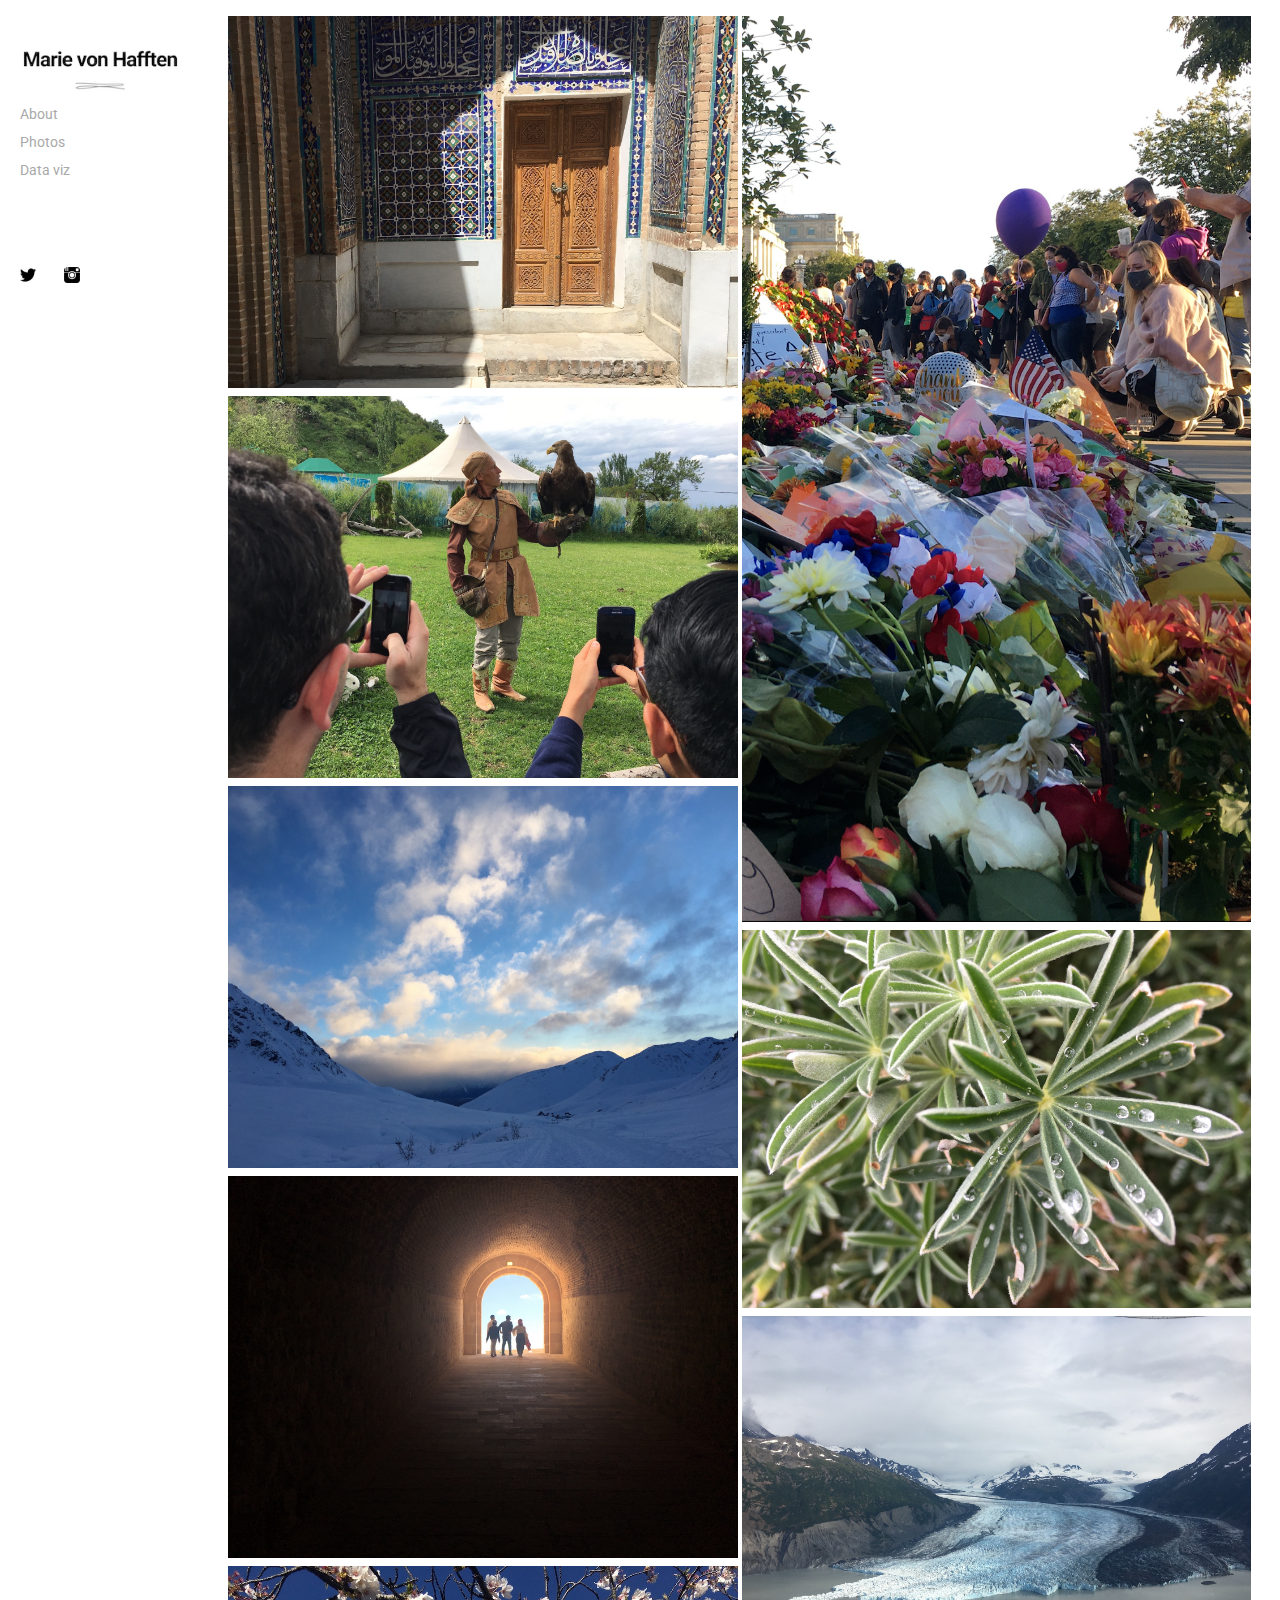
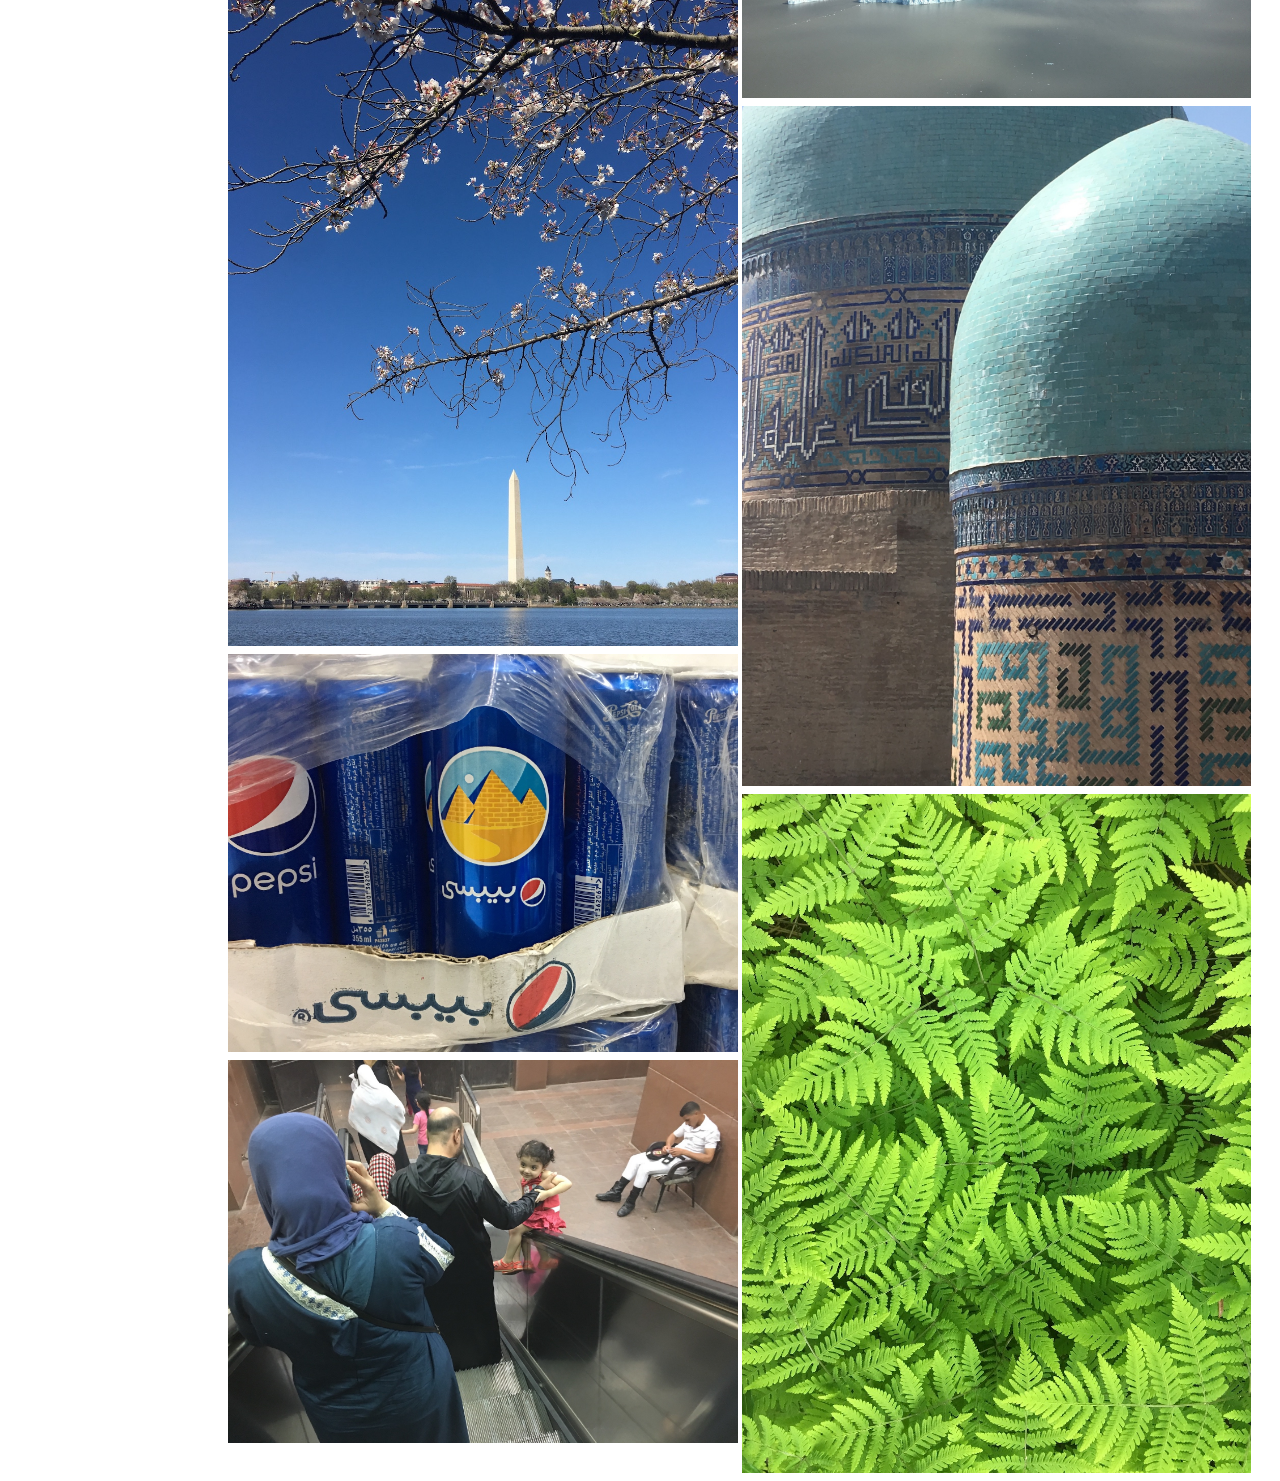
<file: index.html>
<!DOCTYPE html>
<html>
  <head>
    <meta charset="utf-8">
    <meta name="viewport" content="width=device-width, initial-scale=1">
    <title>Marie von Hafften</title>
    <link rel="stylesheet" type="text/css" href="styles.css">
  </head>  
  <body>
    <main>

<!---SIDENAV--->
      
<div class="sidenav">
      <a href="/"><img src="logo.png" alt="Marie von Hafften" width="160"></a>
  <a href="about.html">About</a> 
    <a href="photos.html">Photos</a> 
  <a href="dataviz.html">Data viz</a> 
        <br>
  <br>
  <br>
  <div class="logo">
    <a href="https://www.twitter.com/marievonhafften/" target="_blank"><img src="icon/twitter.jpg"></a>
    <a href="https://www.instagram.com/mvonhafften/" target="_blank"><img src="icon/instagram.jpg"></a>
  </div>
      </div>

      
      
<!---CONTENT--->

  <div class="row">
  <div class="column">
    <img src="photo/20170527_samarkanduzbekistan_1.JPG" alt="Samarkand, Uzbekistan">
    <img src="photo/20170530_almatykazakhstan.JPG" alt="Almaty, Kazakhstan">
    <img src="photo/20210110_goldmintalaska.JPG" alt="Gold Mint trail, Alaska">
    <img src="photo/20170914_alexandriaegypt.JPG" alt="Alexandria, Egypt">
    <img src="photo/20210403_washingtondc.JPG" alt="Washington, DC">
    <img src="photo/20170616_almaadiegypt.JPG" alt="Al Maadi, Egypt">
    <img src="photo/20170621_almaadiegypt.JPG" alt="Al Maadi, Egypt">
  </div>
    
  <div class="column">
    <img src="photo/20200919_washingtondc.PNG" alt="Washington, DC">
    <img src="photo/20170102_pescaderocalifornia.JPG" alt="Pescadero, California">
    <img src="photo/20190727_colonyglacieralaska.JPG" alt="Colony Glacier, Alaska">
    <img src="photo/20170527_samarkanduzbekistan.JPG" alt="Samarkand, Uzbekistan">
    <img src="photo/20190616_girdwoodalaska.JPG" alt="Girdwood, Alaska">
  </div>
      </div>
           
    </main>
  </body>
</html>
</file>
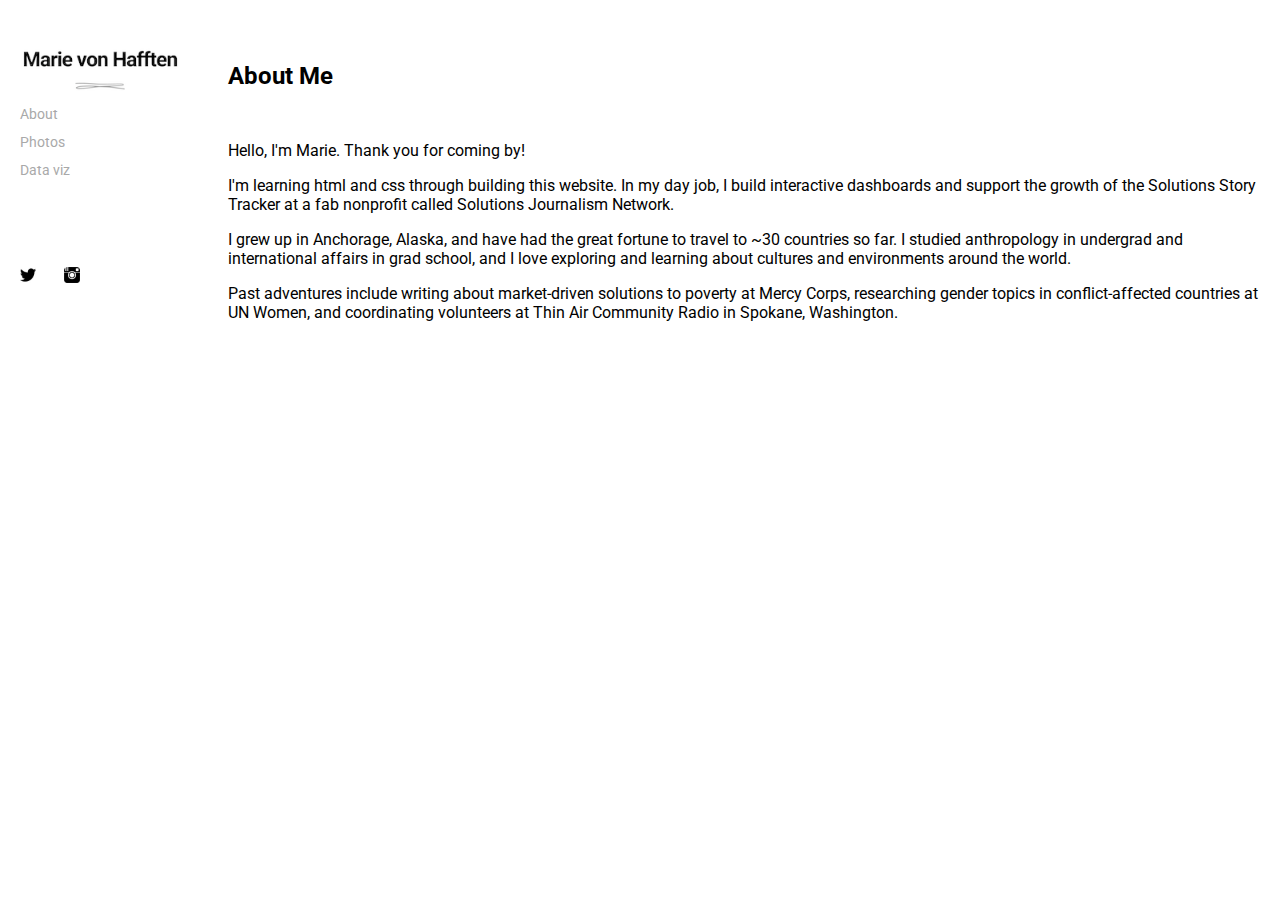
<file: about.html>
<!DOCTYPE html>
<html>
  <head>
    <title>About — Marie von Hafften</title>
    <link rel="stylesheet" type="text/css" href="styles.css">
  </head> 
  <body>
       <main>

        <!---SIDENAV --->
        
   <div class="sidenav">
      <a href="/"><img src="logo.png" alt="Marie von Hafften" width="160"></a>
   <a href="about.html">About</a>
   <a href="photos.html">Photos</a>
        <a href="dataviz.html">Data viz</a>
      <br>
  <br>
  <br>
  <div class="logo">
    <a href="https://www.twitter.com/marievonhafften/" target="_blank"><img src="icon/twitter.jpg"></a>
    <a href="https://www.instagram.com/mvonhafften/" target="_blank"><img src="icon/instagram.jpg"></a>
</div>
      </div>
        
        <!---CONTENT --->
        <br>
        <br>
        <h1>About Me</h1>
        <br>
        <p>Hello, I'm Marie. Thank you for coming by!<p>
        <p>I'm learning html and css through building this website. In my day job, I build interactive dashboards and support the growth of the Solutions Story Tracker at a fab nonprofit called Solutions Journalism Network.</p>
        <p>I grew up in Anchorage, Alaska, and have had the great fortune to travel to ~30 countries so far. I studied anthropology in undergrad and international affairs in grad school, and I love exploring and learning about cultures and environments around the world.</p>
        <p>Past adventures include writing about market-driven solutions to poverty at Mercy Corps, researching gender topics in conflict-affected countries at UN Women, and coordinating volunteers at Thin Air Community Radio in Spokane, Washington.</p>
 

   </main>
  </body>
</html>
</file>
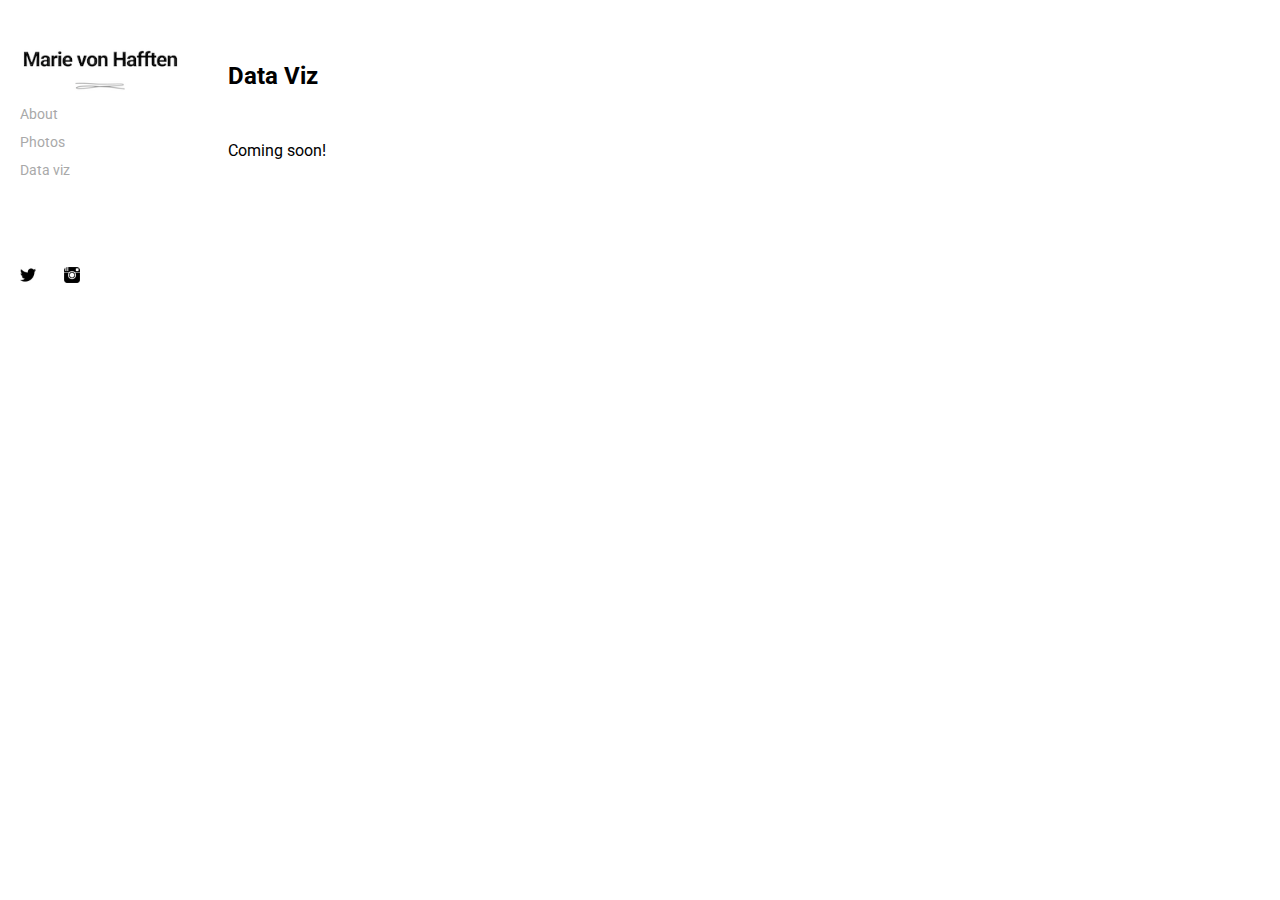
<file: dataviz.html>
<!DOCTYPE html>
<html>
  <head>
    <title>Data Viz — Marie von Hafften</title>
    <link rel="stylesheet" type="text/css" href="styles.css">
  </head>
  <body>
       <main>

        <!---SIDENAV --->
        
   <div class="sidenav">
      <a href="/"><img src="logo.png" alt="Marie von Hafften" width="160"></a>
   <a href="about.html">About</a>
   <a href="photos.html">Photos</a>
     <a href="dataviz.html">Data viz</a>
      <br>
  <br>
  <br>
  <div class="logo">
    <a href="https://www.twitter.com/marievonhafften/" target="_blank"><img src="icon/twitter.jpg"></a>
    <a href="https://www.instagram.com/mvonhafften/" target="_blank"><img src="icon/instagram.jpg"></a>
</div>
      </div>
        
        <!---CONTENT --->
        <br>
        <br>
        <h1>Data Viz</h1>
        <br>
        <p>Coming soon!</p>
   </main>
  </body>
</html>
</file>
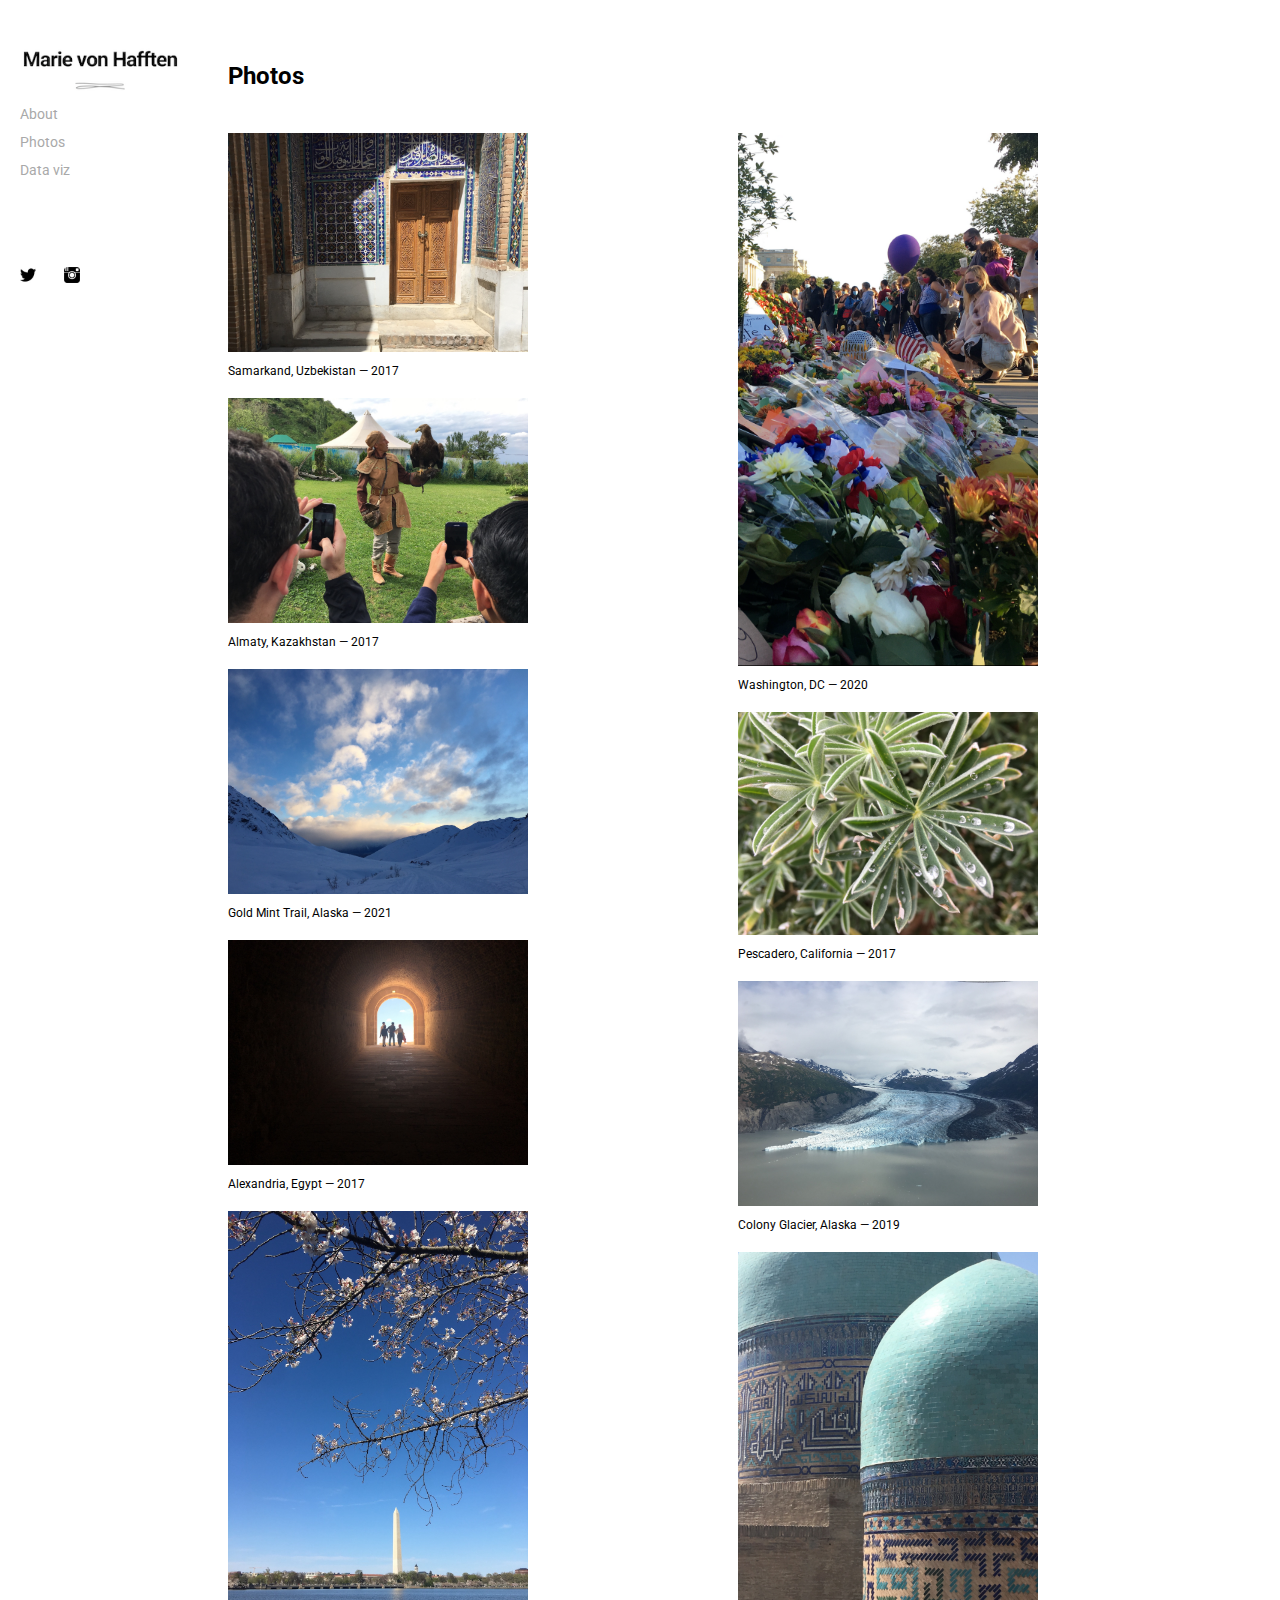
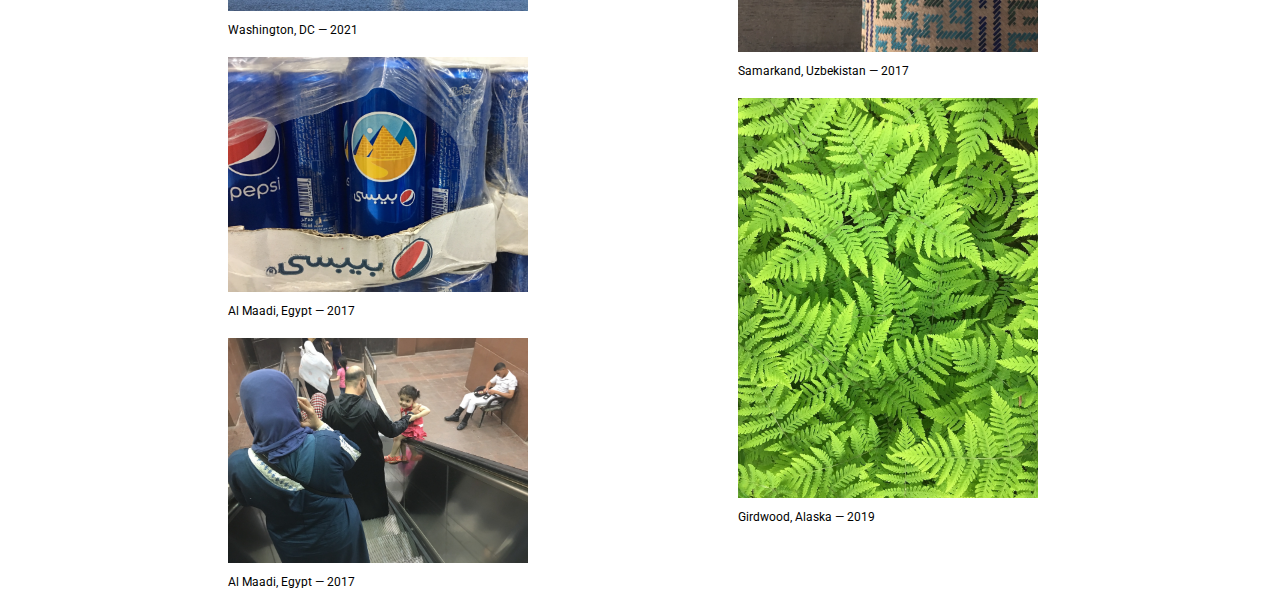
<file: photos.html>
<!DOCTYPE html>
<html>
  <head>
    <title>Photos — Marie von Hafften</title>
    <link rel="stylesheet" type="text/css" href="styles.css">
  </head>
  <body>
       <main>

        <!---SIDENAV --->
        
   <div class="sidenav">
      <a href="/"><img src="logo.png" alt="Marie von Hafften" width="160"></a>
   <a href="about.html">About</a>
   <a href="photos.html">Photos</a>
            <a href="dataviz.html">Data viz</a>

      <br>
  <br>
  <br>
  <div class="logo">
    <a href="https://www.twitter.com/marievonhafften/" target="_blank"><img src="icon/twitter.jpg"></a>
    <a href="https://www.instagram.com/mvonhafften/" target="_blank"><img src="icon/instagram.jpg"></a>
</div>
      </div>
        
        <!---CONTENT --->
        <br>
        <br>
        <h1>Photos</h1>
        <br>
        <div class="row">
  <div class="photocolumn">
   <img src="photo/20170527_samarkanduzbekistan_1.JPG" alt="Samarkand, Uzbekistan"><p>Samarkand, Uzbekistan — 2017</p>
    <img src="photo/20170530_almatykazakhstan.JPG" alt="Almaty, Kazakhstan"><p>Almaty, Kazakhstan — 2017</p>
    <img src="photo/20210110_goldmintalaska.JPG" alt="Gold Mint Trail, Alaska"><p>Gold Mint Trail, Alaska — 2021</p>
    <img src="photo/20170914_alexandriaegypt.JPG" alt="Alexandria, Egypt"><p>Alexandria, Egypt — 2017</p>
    <img src="photo/20210403_washingtondc.JPG" alt="Washington, DC"><p>Washington, DC — 2021</p>
    <img src="photo/20170616_almaadiegypt.JPG" alt="Al Maadi, Egypt"><p>Al Maadi, Egypt — 2017</p>
      <img src="photo/20170621_almaadiegypt.JPG" alt="Al Maadi, Egypt"><p>Al Maadi, Egypt — 2017</p>
      </div>
  <div class="photocolumn">
    <img src="photo/20200919_washingtondc.PNG" alt="Washington, DC"><p>Washington, DC — 2020</p>
    <img src="photo/20170102_pescaderocalifornia.JPG" alt="Pescadero, California"><p>Pescadero, California — 2017</p>
    <img src="photo/20190727_colonyglacieralaska.JPG" alt="Colony Glacier, Alaska"><p>Colony Glacier, Alaska — 2019</p>
   <img src="photo/20170527_samarkanduzbekistan.JPG" alt="Samarkand, Uzbekistan"><p>Samarkand, Uzbekistan — 2017</p>
    <img src="photo/20190616_girdwoodalaska.JPG" alt="Girdwood, Alaska"><p>Girdwood, Alaska — 2019</p>
  </div>
        </div>
   </main>
  </body>
</html>
</file>
<file: styles.css>
/* FONTS */
@import url('https://fonts.googleapis.com/css?family=Roboto:300,300i,400,400i,500,500i,700,700i,900,900i');

body {
    font: 16px Roboto;
}

h1{
  font-size: 24px
}
  
h2{
  font-size: 20px
}


/* MAIN */
main { 
    padding-left: 220px;
}


/* SIDEBAR MENU */
.sidenav {
  height: 100%; /* Full-height: remove this if you want "auto" height */
  width: 220px; /* Set the width of the sidebar */
  position: fixed; /* Fixed Sidebar (stay in place on scroll) */
  z-index: 1; /* Stay on top */
  top: 0; /* Stay at the top */
  left: 0;
  background-color: white;
  overflow-x: hidden; /* Disable horizontal scroll */
  padding-top: 40px;
}

/* Menu links */
.sidenav a {
  padding: 6px 8px 6px 20px;
  font-size: 14px;
  text-decoration: none;
  color: darkgray;
  display: block;
}

.sidenav a:hover {
  color: lightgray;
}

/* Responsive layout - On smaller screens, the sidebar has less padding and smaller font size */
@media screen and (max-height: 400px) {
  .sidenav {padding-top: 10px;}
  .sidenav a {font-size: 15px;}
}


/* SOCIAL MEDIA LOGOS */

.logo {
     display: flex;
     flex-wrap: wrap;
      padding-top: 20px;

}
    
.logo img {
   max-width: 16px;
}


/* RESPONSIVE IMAGE GRID */
.row {
  display: flex;
  flex-wrap: wrap;
  padding: 0 4px 0 0;
}

/* Two equal columns that sit next to each other */
.column {
  flex: 49%;
  max-width: 49%;
  padding: 0 4px 0 0;
}

.column img {
  margin-top: 8px;
  vertical-align: middle;
  width: 100%;
}

/* Responsive layout - On smaller screens, the two columns stack on top of each other */
@media screen and (max-width: 400px) {
  .column {
    flex: 100%;
    max-width: 100%;
  }
}

/* PHOTO PAGE */
.row {
  display: flex;
  flex-wrap: wrap;
  padding: 0 4px 0 0;
}

.photocolumn {
  flex: 49%;
  max-width: 49%;
}

.photocolumn img {
  margin-top: 8px;
  vertical-align: middle;
  width: 300px;
}

.photocolumn p {
   font-size: 12px;
}
</file>
